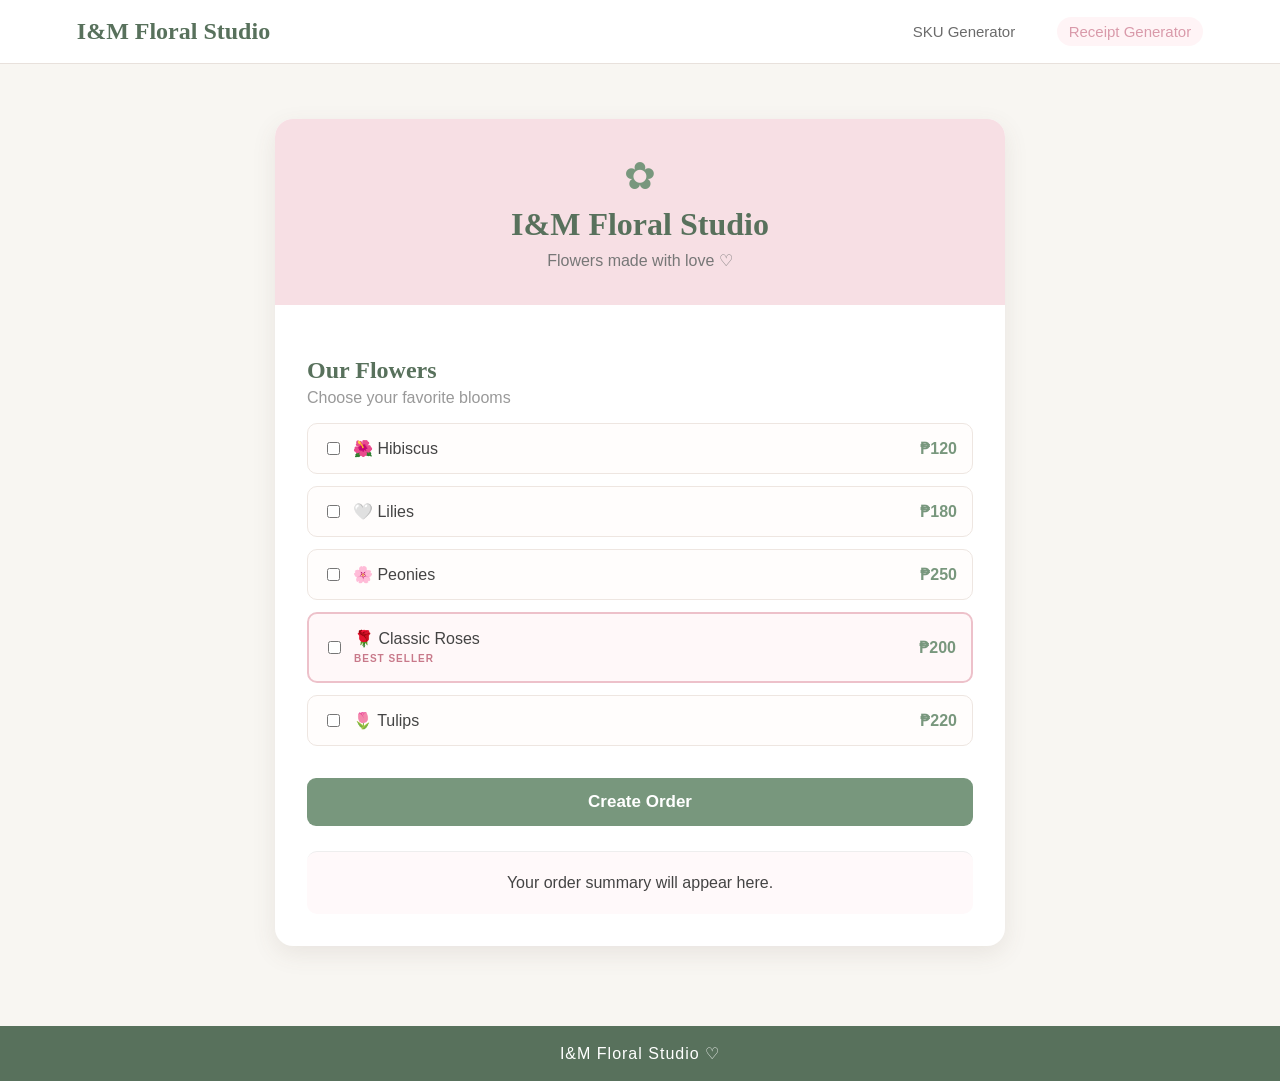
<file: index.html>
<!DOCTYPE html>
<html lang="en">
<head>
    <meta charset="UTF-8">
    <meta name="viewport" content="width=device-width, initial-scale=1.0">
    <title>Receipt Generator - I&M Floral Studio</title>
    <link rel="stylesheet" href="style.css">
</head>

<body>

<nav>
    <h2>I&M Floral Studio</h2>
    <div>
        <a href="sku.html">SKU Generator</a>
        <a href="index.html" class="active">Receipt Generator</a>
    </div>
</nav>

<div class="container">

    <div class="header">
        <div class="flower">✿</div>
        <h1>I&M Floral Studio</h1>
        <p>Flowers made with love ♡</p>
    </div>

    <div class="content">

        <h2>Our Flowers</h2>
        <p class="subtitle">Choose your favorite blooms</p>

        <div class="menu-item">
            <input type="checkbox" value="120" data-name="Hibiscus">
            <span>🌺 Hibiscus</span>
            <b>₱120</b>
        </div>

        <div class="menu-item">
            <input type="checkbox" value="180" data-name="Lilies">
            <span>🤍 Lilies</span>
            <b>₱180</b>
        </div>

        <div class="menu-item">
            <input type="checkbox" value="250" data-name="Peonies">
            <span>🌸 Peonies</span>
            <b>₱250</b>
        </div>

        <div class="menu-item best">
            <input type="checkbox" value="200" data-name="Classic Roses">
            <div class="flower-name">
                <span>🌹 Classic Roses</span>
                <small>BEST SELLER</small>
            </div>
            <b>₱200</b>
        </div>

        <div class="menu-item">
            <input type="checkbox" value="220" data-name="Tulips">
            <span>🌷 Tulips</span>
            <b>₱220</b>
        </div>

        <button onclick="createOrder()">
            Create Order
        </button>

        <div id="receipt" class="result">
            Your order summary will appear here.
        </div>

    </div>

</div>

<footer>
    I&M Floral Studio ♡
</footer>

<script>
function createOrder() {
    var items = document.querySelectorAll('input[type="checkbox"]:checked');
    var receipt = document.getElementById("receipt");

    if (items.length === 0) {
        receipt.innerHTML = "<p style='color:#c8798a;'>Please select at least one flower to create an order.</p>";
        return;
    }

    var total = 0;
    var order = "<h3>Order Summary</h3>";

    items.forEach(function(item) {
        var price = Number(item.value);
        total += price;
        order += "<p style='display:flex; justify-content:space-between; max-width:300px; margin:8px auto;'>" +
            "<span>• " + item.dataset.name + "</span>" +
            "<span>₱" + price + "</span></p>";
    });

    order += "<hr style='border:0; border-top:1px dashed #edc1ca; margin:15px auto; max-width:300px;'>";
    order += "<h3 style='color:#58715c;'>Total: ₱" + total + "</h3>";

    receipt.innerHTML = order;
}
</script>

</body>
</html>
</file>
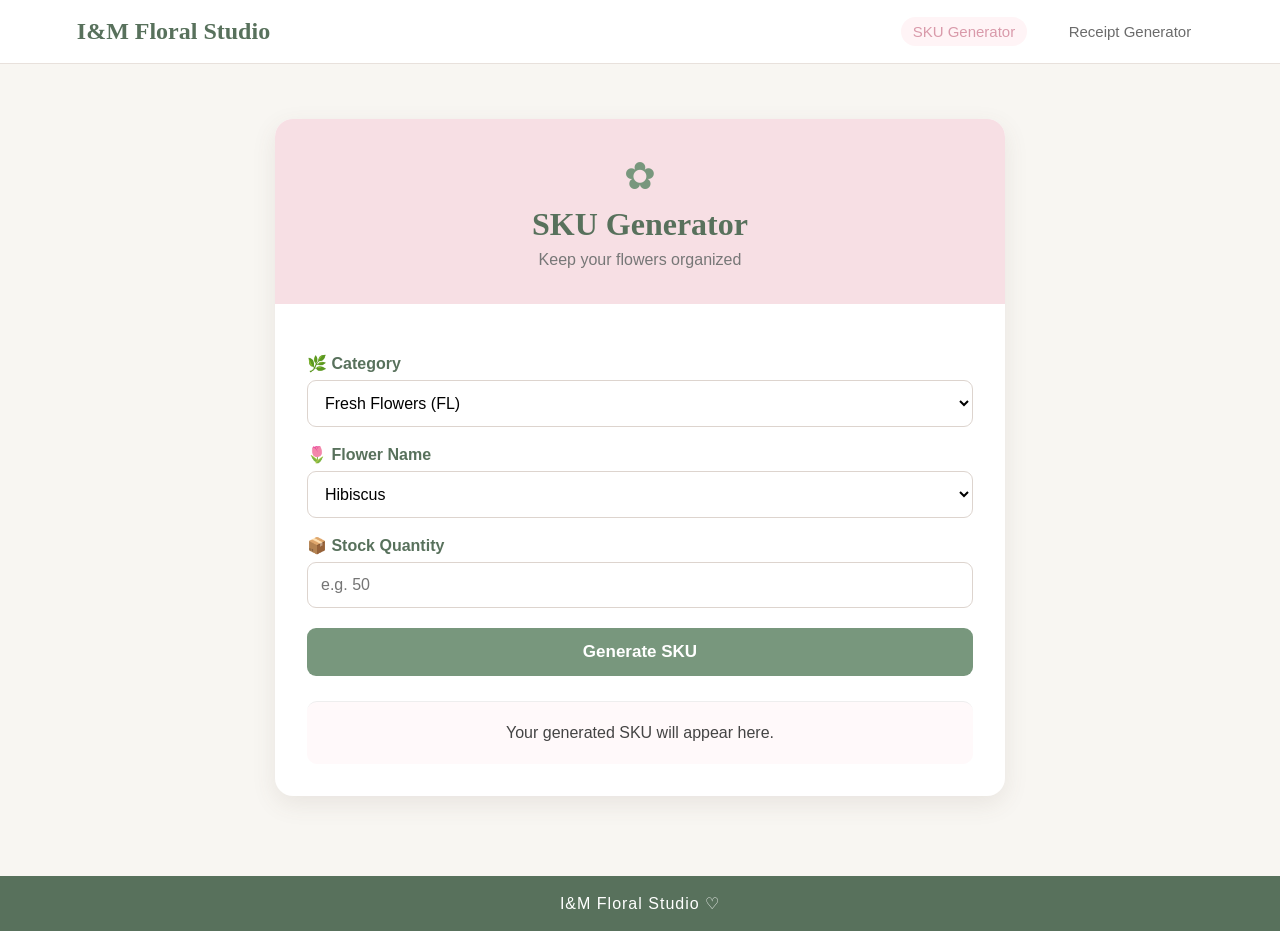
<file: sku.html>
<!DOCTYPE html>
<html lang="en">
<head>
    <meta charset="UTF-8">
    <meta name="viewport" content="width=device-width, initial-scale=1.0">
    <title>SKU Generator - I&M Floral Studio</title>
    <link rel="stylesheet" href="style.css">
</head>

<body>

<nav>
    <h2>I&M Floral Studio</h2>
    <div>
        <a href="sku.html" class="active">SKU Generator</a>
        <a href="index.html">Receipt Generator</a>
    </div>
</nav>

<div class="container">

    <div class="header">
        <div class="flower">✿</div>
        <h1>SKU Generator</h1>
        <p>Keep your flowers organized</p>
    </div>

    <div class="content">

        <label>🌿 Category</label>
        <select id="category">
            <option value="FL">Fresh Flowers (FL)</option>
            <option value="BQ">Bouquets (BQ)</option>
            <option value="AC">Accessories (AC)</option>
        </select>

        <label>🌷 Flower Name</label>
        <select id="product">
            <option value="Hibiscus">Hibiscus</option>
            <option value="Lilies">Lilies</option>
            <option value="Peonies">Peonies</option>
            <option value="Roses">Roses (Classic & Best Seller)</option>
            <option value="Tulips">Tulips</option>
        </select>

        <label>📦 Stock Quantity</label>
        <input type="number" id="stock" placeholder="e.g. 50" min="1">

        <button onclick="generateSKU()">
            Generate SKU
        </button>

        <div id="skuResult" class="result">
            Your generated SKU will appear here.
        </div>

    </div>

</div>

<footer>
    I&M Floral Studio ♡
</footer>

<script>
function generateSKU() {
    var category = document.getElementById("category").value;
    var product = document.getElementById("product").value;
    var stock = document.getElementById("stock").value;
    var result = document.getElementById("skuResult");

    if (stock === "" || Number(stock) < 0) {
        result.innerHTML = "<p style='color:#c8798a;'>Please enter a valid stock quantity.</p>";
        return;
    }
    var productCode = product
        .replace(/[^A-Za-z]/g, "")
        .toUpperCase()
        .substring(0, 3);

    var quantityCode = String(stock)
        .padStart(3, "0")
        .substring(0, 3);

    var sku = category + productCode + quantityCode;

    result.innerHTML =
        "<h3>Your Generated SKU</h3>" +
        "<div class='sku-code'>" + sku + "</div>" +
        "<p><strong>Category:</strong> " + category + "</p>" +
        "<p><strong>Flower:</strong> " + product + "</p>" +
        "<p><strong>Stock Quantity:</strong> " + stock + "</p>";
}
</script>

</body>
</html>
</file>
<file: style.css>
* {
    box-sizing: border-box;
}

body {
    margin: 0;
    font-family: Arial, sans-serif;
    background: #f8f6f2;
    color: #444;
}

nav {
    background: white;
    border-bottom: 1px solid #e8e1dc;
    padding: 18px 6%;
    display: flex;
    align-items: center;
}

nav h2 {
    margin: 0;
    margin-right: auto;
    color: #58715c;
    font-family: Georgia, serif;
}

nav a {
    color: #6b6b6b;
    text-decoration: none;
    margin-left: 25px;
    font-size: 15px;
    padding: 6px 12px;
    border-radius: 15px;
    transition: 0.2s;
}

nav a:hover, nav a.active {
    color: #d99aaa;
    background-color: #fff4f6;
}

.container {
    width: 90%;
    max-width: 730px;
    margin: 55px auto;
    background: white;
    border-radius: 18px;
    overflow: hidden;
    box-shadow: 0 8px 25px rgba(100, 80, 70, 0.10);
}

.header {
    background: #f7dfe4;
    color: #58715c;
    text-align: center;
    padding: 35px 20px;
}

.header h1 {
    margin: 8px 0;
    font-family: Georgia, serif;
    font-size: 32px;
}

.header p {
    margin: 0;
    color: #777;
}

.flower {
    font-size: 38px;
    color: #78977d;
}

.content {
    padding: 32px;
}

.content h2 {
    color: #58715c;
    font-family: Georgia, serif;
    margin-bottom: 5px;
}

.subtitle {
    color: #999;
    margin-top: 0;
}

.menu-item {
    display: flex;
    align-items: center;
    border: 1px solid #eee6e1;
    border-radius: 10px;
    padding: 15px;
    margin: 12px 0;
    background: #fffdfc;
}

.menu-item input {
    margin-right: 13px;
    width: auto; 
    cursor: pointer;
}

.menu-item span {
    flex: 1;
}

.menu-item b {
    color: #78977d;
}

.best {
    border: 2px solid #edc1ca;
    background: #fff8f9;
}

.flower-name {
    flex: 1;
}

.flower-name span {
    display: block;
}

.flower-name small {
    display: inline-block;
    margin-top: 4px;
    color: #c8798a;
    font-size: 10px;
    font-weight: bold;
    letter-spacing: 1px;
}

label {
    display: block;
    font-weight: bold;
    color: #58715c;
    margin: 18px 0 7px;
}

input, select {
    width: 100%;
    padding: 13px;
    border: 1px solid #ddd4ce;
    border-radius: 9px;
    font-size: 16px;
    background: white;
}

button {
    width: 100%;
    padding: 14px;
    margin-top: 20px;
    border: none;
    border-radius: 9px;
    background: #78977d;
    color: white;
    font-size: 17px;
    font-weight: bold;
    cursor: pointer;
    transition: background 0.2s;
}

button:hover {
    background: #66866c;
}

.result {
    margin-top: 25px;
    padding: 22px;
    border-top: 1px solid #eee;
    text-align: center;
    background: #fff9fa;
    border-radius: 10px;
}

.sku-code {
    font-size: 32px;
    font-weight: bold;
    color: #c8798a;
    letter-spacing: 3px;
    margin: 15px 0;
}

footer {
    background: #58715c;
    color: white;
    text-align: center;
    padding: 18px;
    margin-top: 80px;
    letter-spacing: 1px;
}
</file>
